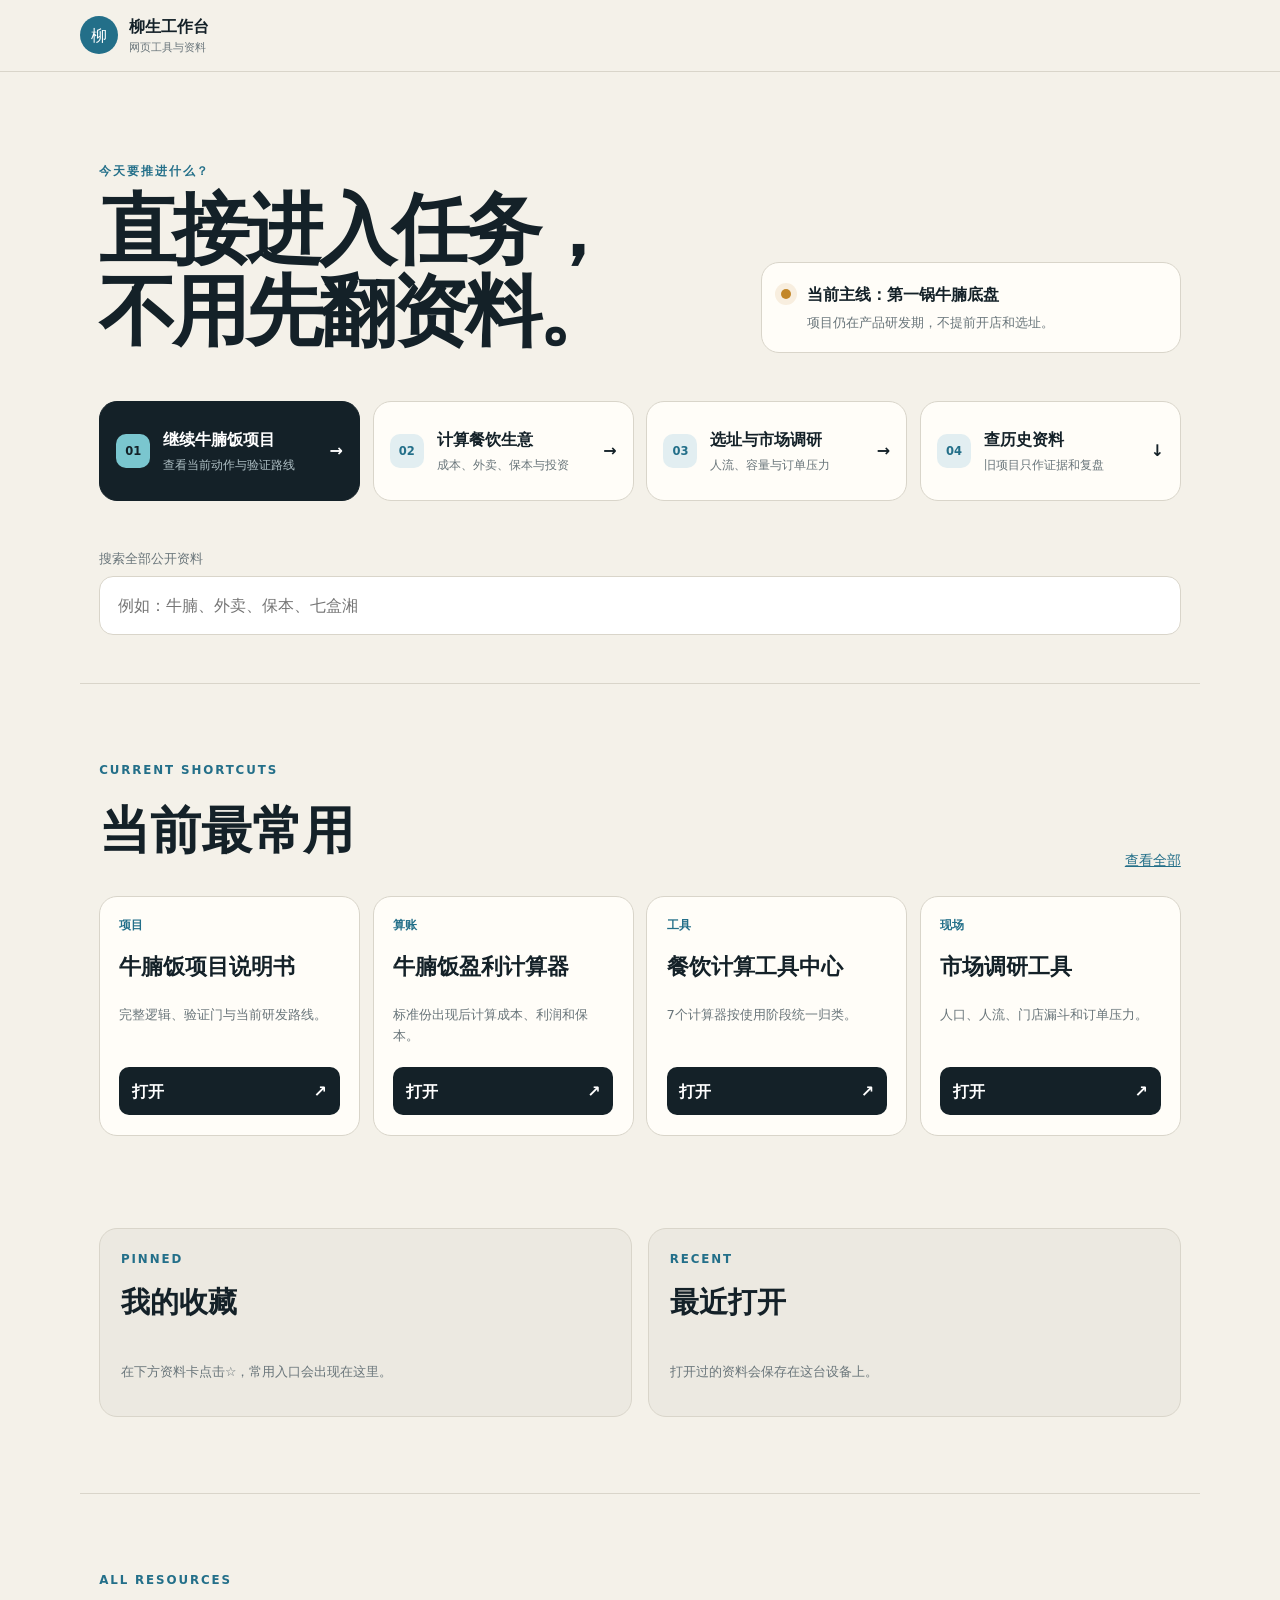
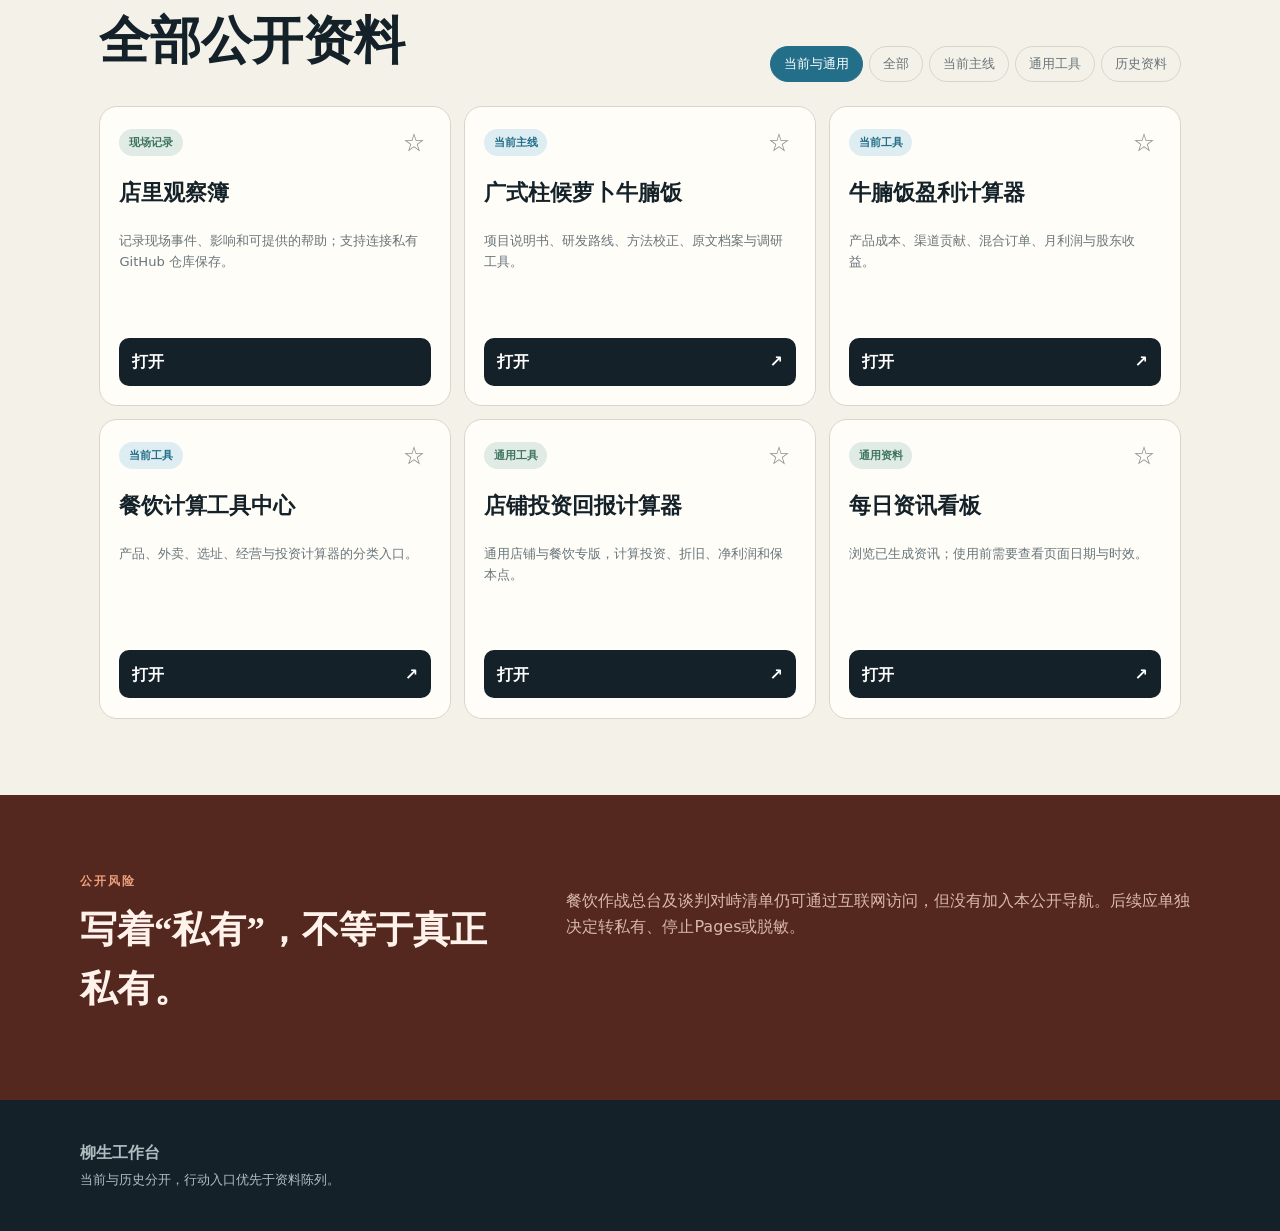
<file: index.html>
<!doctype html>
<html lang="zh-CN">
<head>
  <meta charset="utf-8">
  <meta name="viewport" content="width=device-width, initial-scale=1">
  <meta name="description" content="柳生工作台：快速进入当前牛腩饭项目、餐饮计算、选址调研、公开工具与历史资料。">
  <meta name="theme-color" content="#142128">
  <title>柳生工作台｜网页工具与资料</title>
  <link rel="stylesheet" href="styles.css">
</head>
<body>
  <a class="skip" href="#main">跳到主要内容</a>
  <header>
    <a class="brand" href="./"><span>柳</span><div><strong>柳生工作台</strong><small>网页工具与资料</small></div></a>
    <button class="search-toggle" type="button" aria-label="打开搜索" aria-controls="search-panel">⌕</button>
  </header>

  <main id="main">
    <section class="welcome">
      <div>
        <p class="eyebrow">今天要推进什么？</p>
        <h1>直接进入任务，<br>不用先翻资料。</h1>
      </div>
      <div class="status">
        <i></i>
        <div><strong>当前主线：第一锅牛腩底盘</strong><span>项目仍在产品研发期，不提前开店和选址。</span></div>
      </div>
    </section>

    <section class="task-grid" aria-label="主要任务入口">
      <a class="task primary" href="https://312760175liusheng-ship-it.github.io/guangshi-beef-brisket-rice-guide/#current" data-track="继续牛腩饭项目">
        <span class="task-icon">01</span><div><strong>继续牛腩饭项目</strong><small>查看当前动作与验证路线</small></div><b>→</b>
      </a>
      <a class="task" href="https://312760175liusheng-ship-it.github.io/restaurant-calculator-hub/" data-track="计算餐饮生意">
        <span class="task-icon">02</span><div><strong>计算餐饮生意</strong><small>成本、外卖、保本与投资</small></div><b>→</b>
      </a>
      <a class="task" href="https://312760175liusheng-ship-it.github.io/guangshi-beef-brisket-rice-guide/survey.html" data-track="选址与市场调研">
        <span class="task-icon">03</span><div><strong>选址与市场调研</strong><small>人流、容量与订单压力</small></div><b>→</b>
      </a>
      <a class="task" href="#history">
        <span class="task-icon">04</span><div><strong>查历史资料</strong><small>旧项目只作证据和复盘</small></div><b>↓</b>
      </a>
    </section>

    <section class="search-panel" id="search-panel">
      <label for="search"><span>搜索全部公开资料</span>
        <input id="search" type="search" placeholder="例如：牛腩、外卖、保本、七盒湘" autocomplete="off">
      </label>
      <button id="clear-search" type="button" hidden>清除</button>
    </section>

    <section class="quick">
      <div class="section-head">
        <div><p class="eyebrow">CURRENT SHORTCUTS</p><h2>当前最常用</h2></div>
        <a href="#all-resources">查看全部</a>
      </div>
      <div class="quick-grid">
        <article class="quick-card">
          <span>项目</span><h3>牛腩饭项目说明书</h3><p>完整逻辑、验证门与当前研发路线。</p>
          <a href="https://312760175liusheng-ship-it.github.io/guangshi-beef-brisket-rice-guide/" data-track="牛腩饭项目说明书">打开 <b>↗</b></a>
        </article>
        <article class="quick-card">
          <span>算账</span><h3>牛腩饭盈利计算器</h3><p>标准份出现后计算成本、利润和保本。</p>
          <a href="https://312760175liusheng-ship-it.github.io/beef-brisket-rice-calculator/" data-track="牛腩饭盈利计算器">打开 <b>↗</b></a>
        </article>
        <article class="quick-card">
          <span>工具</span><h3>餐饮计算工具中心</h3><p>7个计算器按使用阶段统一归类。</p>
          <a href="https://312760175liusheng-ship-it.github.io/restaurant-calculator-hub/" data-track="餐饮计算工具中心">打开 <b>↗</b></a>
        </article>
        <article class="quick-card">
          <span>现场</span><h3>市场调研工具</h3><p>人口、人流、门店漏斗和订单压力。</p>
          <a href="https://312760175liusheng-ship-it.github.io/guangshi-beef-brisket-rice-guide/survey.html" data-track="市场调研工具">打开 <b>↗</b></a>
        </article>
      </div>
    </section>

    <section class="personal" id="personal">
      <div class="personal-block">
        <div class="section-head compact"><div><p class="eyebrow">PINNED</p><h2>我的收藏</h2></div></div>
        <div id="favorites" class="mini-list"><p class="placeholder">在下方资料卡点击☆，常用入口会出现在这里。</p></div>
      </div>
      <div class="personal-block">
        <div class="section-head compact"><div><p class="eyebrow">RECENT</p><h2>最近打开</h2></div></div>
        <div id="recent" class="mini-list"><p class="placeholder">打开过的资料会保存在这台设备上。</p></div>
      </div>
    </section>

    <section class="resources" id="all-resources">
      <div class="section-head">
        <div><p class="eyebrow">ALL RESOURCES</p><h2>全部公开资料</h2></div>
        <div class="filters" role="group" aria-label="资料分类筛选">
          <button class="active" data-filter="active">当前与通用</button>
          <button data-filter="all">全部</button>
          <button data-filter="current">当前主线</button>
          <button data-filter="tool">通用工具</button>
          <button data-filter="history">历史资料</button>
        </div>
      </div>

      <div class="resource-grid">
        <article class="resource-card" data-category="tool" data-name="店里观察簿" data-keywords="美发 观察 现场 记录 管理 运营 合作">
          <div class="meta"><span class="tag tool">现场记录</span><button class="favorite" type="button" aria-label="收藏店里观察簿">☆</button></div>
          <h3>店里观察簿</h3><p>记录现场事件、影响和可提供的帮助；支持连接私有 GitHub 仓库保存。</p>
          <a href="https://312760175liusheng-ship-it.github.io/web-resource-hub/salon-observer/" data-track="店里观察簿">打开</a>
        </article>
        <article class="resource-card" data-category="current" data-name="广式柱候萝卜牛腩饭项目说明书" data-keywords="牛腩 柱候 第一锅 产品 研发 视频 原文">
          <div class="meta"><span class="tag current">当前主线</span><button class="favorite" type="button" aria-label="收藏广式柱候萝卜牛腩饭项目说明书">☆</button></div>
          <h3>广式柱候萝卜牛腩饭</h3><p>项目说明书、研发路线、方法校正、原文档案与调研工具。</p>
          <a href="https://312760175liusheng-ship-it.github.io/guangshi-beef-brisket-rice-guide/" data-track="广式柱候萝卜牛腩饭">打开 <b>↗</b></a>
        </article>
        <article class="resource-card" data-category="current" data-name="牛腩饭盈利计算器" data-keywords="牛腩 成本 利润 保本 堂食 外卖 分红">
          <div class="meta"><span class="tag current">当前工具</span><button class="favorite" type="button" aria-label="收藏牛腩饭盈利计算器">☆</button></div>
          <h3>牛腩饭盈利计算器</h3><p>产品成本、渠道贡献、混合订单、月利润与股东收益。</p>
          <a href="https://312760175liusheng-ship-it.github.io/beef-brisket-rice-calculator/" data-track="牛腩饭盈利计算器">打开 <b>↗</b></a>
        </article>
        <article class="resource-card" data-category="current" data-name="餐饮计算工具中心" data-keywords="餐饮 计算器 外卖 选址 ROI 投资 保本">
          <div class="meta"><span class="tag current">当前工具</span><button class="favorite" type="button" aria-label="收藏餐饮计算工具中心">☆</button></div>
          <h3>餐饮计算工具中心</h3><p>产品、外卖、选址、经营与投资计算器的分类入口。</p>
          <a href="https://312760175liusheng-ship-it.github.io/restaurant-calculator-hub/" data-track="餐饮计算工具中心">打开 <b>↗</b></a>
        </article>
        <article class="resource-card" data-category="tool" data-name="店铺投资回报计算器" data-keywords="店铺 餐饮 投资 ROI 回报 折旧 合伙">
          <div class="meta"><span class="tag tool">通用工具</span><button class="favorite" type="button" aria-label="收藏店铺投资回报计算器">☆</button></div>
          <h3>店铺投资回报计算器</h3><p>通用店铺与餐饮专版，计算投资、折旧、净利润和保本点。</p>
          <a href="https://312760175liusheng-ship-it.github.io/store-roi-calculator/" data-track="店铺投资回报计算器">打开 <b>↗</b></a>
        </article>
        <article class="resource-card" data-category="tool" data-name="每日资讯看板" data-keywords="新闻 资讯 每日 看板">
          <div class="meta"><span class="tag tool">通用资料</span><button class="favorite" type="button" aria-label="收藏每日资讯看板">☆</button></div>
          <h3>每日资讯看板</h3><p>浏览已生成资讯；使用前需要查看页面日期与时效。</p>
          <a href="https://312760175liusheng-ship-it.github.io/news-board/" data-track="每日资讯看板">打开 <b>↗</b></a>
        </article>

        <article class="resource-card historical" id="history" data-category="history" data-name="沙茶牛腩饭MVP计划书" data-keywords="沙茶 牛腩 历史 MVP 配方">
          <div class="meta"><span class="tag history">历史路线</span><button class="favorite" type="button" aria-label="收藏沙茶牛腩饭MVP计划书">☆</button></div>
          <h3>沙茶牛腩饭MVP计划书</h3><p>早期产品路线，当前已由广式柱候牛腩饭替代。</p>
          <a href="https://312760175liusheng-ship-it.github.io/shacha-beef-brisket-mvp/" data-track="沙茶牛腩饭MVP计划书">查看 <b>↗</b></a>
        </article>
        <article class="resource-card historical" data-category="history" data-name="净菜炒菜机快餐利润计算器" data-keywords="净菜 炒菜机 快餐 利润 合伙 历史">
          <div class="meta"><span class="tag history">历史模型</span><button class="favorite" type="button" aria-label="收藏净菜炒菜机快餐利润计算器">☆</button></div>
          <h3>净菜炒菜机快餐利润</h3><p>保留多渠道拆账、保本和合伙分配方法。</p>
          <a href="https://312760175liusheng-ship-it.github.io/jingcai-calculator/" data-track="净菜炒菜机快餐利润">查看 <b>↗</b></a>
        </article>
        <article class="resource-card historical" data-category="history" data-name="七盒湘资料总台" data-keywords="七盒湘 加盟 广告 竞品 尽调 开业 短视频 总部">
          <div class="meta"><span class="tag history">历史资料</span><button class="favorite" type="button" aria-label="收藏七盒湘资料总台">☆</button></div>
          <h3>七盒湘资料总台</h3><p>加盟研究、竞品、开业、短视频与总部扶持资料。</p>
          <a href="https://312760175liusheng-ship-it.github.io/qihexiang-toolbox/" data-track="七盒湘资料总台">查看 <b>↗</b></a>
        </article>
        <article class="resource-card historical" data-category="history" data-name="七盒湘总部运营手册" data-keywords="七盒湘 总部 运营 手册 培训 SOP">
          <div class="meta"><span class="tag history">历史手册</span><button class="favorite" type="button" aria-label="收藏七盒湘总部运营手册">☆</button></div>
          <h3>七盒湘总部运营手册</h3><p>历史运营资料的手机知识库，不再作为当前执行手册。</p>
          <a href="https://312760175liusheng-ship-it.github.io/qihex-ops-manual/" data-track="七盒湘总部运营手册">查看 <b>↗</b></a>
        </article>
        <article class="resource-card historical" data-category="history" data-name="推广运营培训助手" data-keywords="七盒湘 推广 运营 培训 助手 柳州">
          <div class="meta"><span class="tag history">历史工具</span><button class="favorite" type="button" aria-label="收藏推广运营培训助手">☆</button></div>
          <h3>推广运营培训助手</h3><p>原培训现场提问、记录与推广运营学习工具。</p>
          <a href="https://312760175liusheng-ship-it.github.io/liuzhou-promotion-coach/" data-track="推广运营培训助手">查看 <b>↗</b></a>
        </article>
      </div>
      <p id="no-results" class="no-results" hidden>没有找到匹配资料，换一个关键词试试。</p>
    </section>

    <section class="risk">
      <div><p class="eyebrow">公开风险</p><h2>写着“私有”，不等于真正私有。</h2></div>
      <div><p>餐饮作战总台及谈判对峙清单仍可通过互联网访问，但没有加入本公开导航。后续应单独决定转私有、停止Pages或脱敏。</p></div>
    </section>
  </main>

  <footer><strong>柳生工作台</strong><p>当前与历史分开，行动入口优先于资料陈列。</p></footer>
  <script src="script.js"></script>
</body>
</html>
</file>
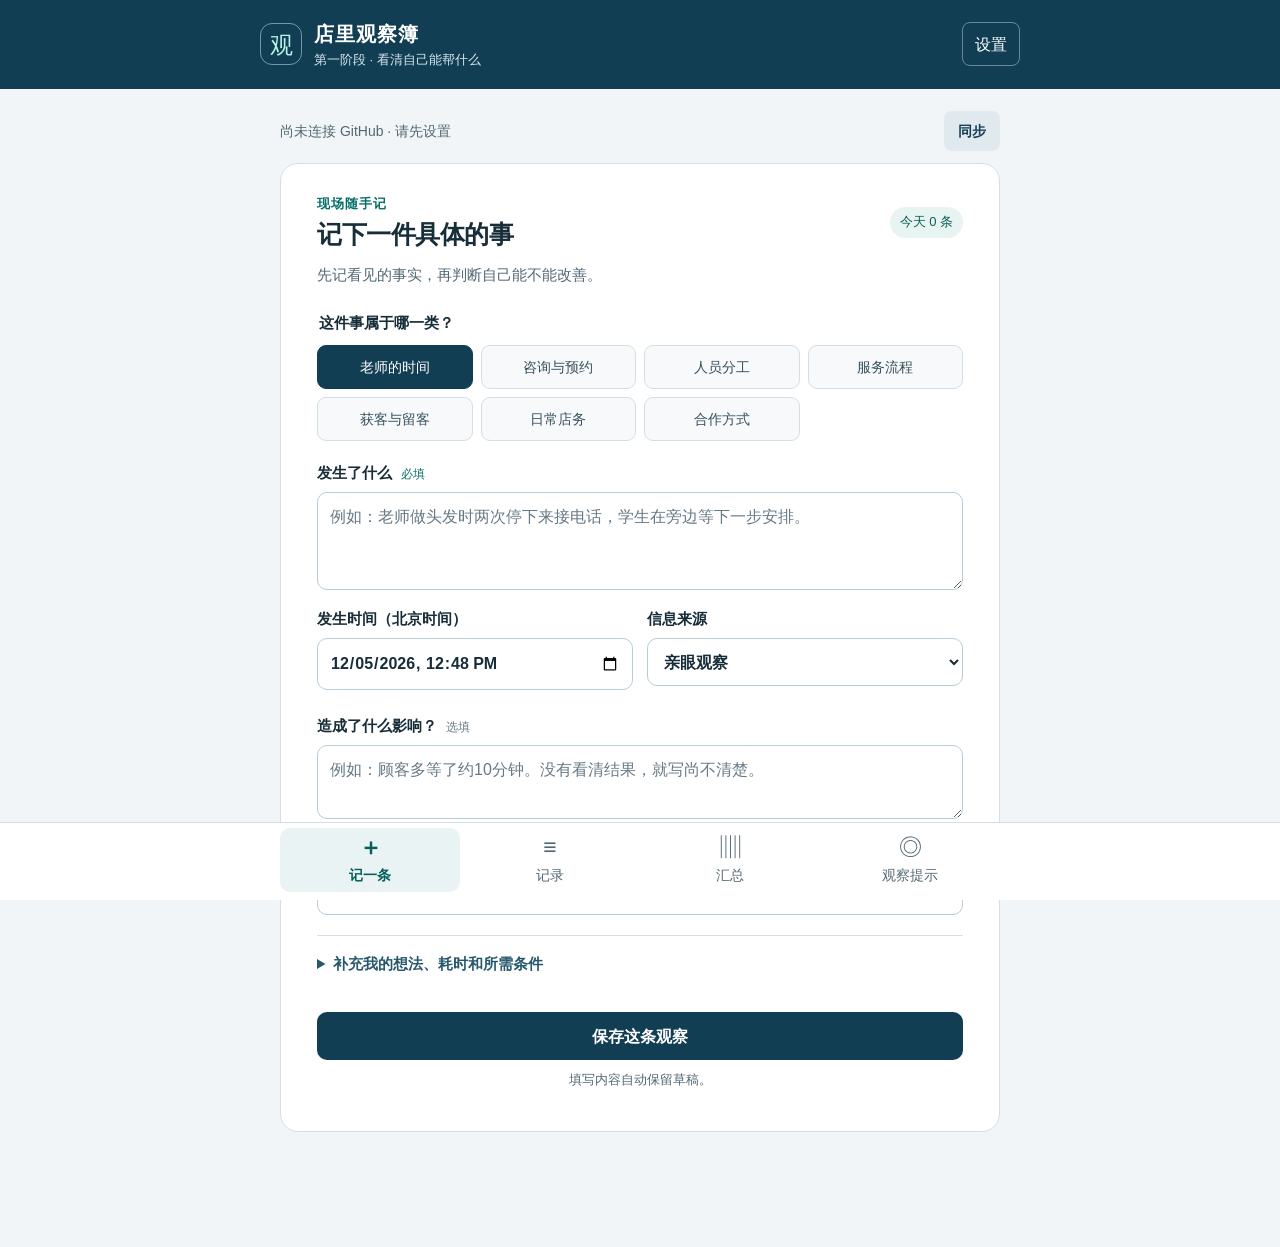
<file: salon-observer/index.html>
<!doctype html>
<html lang="zh-CN">
<head>
<meta charset="utf-8"><meta name="viewport" content="width=device-width,initial-scale=1,viewport-fit=cover">
<meta name="theme-color" content="#123e54"><meta name="description" content="美发店第一阶段现场观察：记录事实、影响与自己能提供的帮助。">
<meta name="referrer" content="no-referrer"><meta name="robots" content="noindex,nofollow">
<meta http-equiv="Content-Security-Policy" content="default-src 'self'; script-src 'self'; style-src 'self'; img-src 'self' data:; connect-src 'self' https://api.github.com; object-src 'none'; base-uri 'none'; form-action 'none'">
<link rel="icon" type="image/svg+xml" href="data:image/svg+xml,%3Csvg xmlns='http://www.w3.org/2000/svg' viewBox='0 0 40 40'%3E%3Crect width='40' height='40' rx='10' fill='%23123e54'/%3E%3Cpath d='M12 10h16v22H12z' fill='none' stroke='white' stroke-width='2'/%3E%3Cpath d='M16 17h8m-8 6h8' stroke='%237ee3d4' stroke-width='2'/%3E%3C/svg%3E">
<title>店里观察簿</title><link rel="stylesheet" href="styles.css">
</head>
<body>
<header class="top"><div class="brand"><span class="mark" aria-hidden="true">观</span><div><strong>店里观察簿</strong><span>第一阶段 · 看清自己能帮什么</span></div></div><button type="button" class="icon-btn" id="settings-open" aria-label="打开保存与同步设置">设置</button></header>
<main>
<div class="sync-strip"><span id="sync-state" role="status">正在加载记录…</span><button type="button" id="sync-now">同步</button></div>
<div class="notice" id="error-banner" role="alert" hidden></div>
<section id="view-write" class="view">
<div class="section-heading"><div><p class="eyebrow">现场随手记</p><h1 id="form-title">记下一件具体的事</h1></div><span class="pill" id="today-count">今天 0 条</span></div>
<p class="intro">先记看见的事实，再判断自己能不能改善。</p>
<form id="record-form">
<fieldset><legend>这件事属于哪一类？</legend><div class="categories" id="categories"></div></fieldset>
<label for="event">发生了什么 <span class="required">必填</span></label>
<textarea id="event" rows="3" maxlength="2000" required placeholder="例如：老师做头发时两次停下来接电话，学生在旁边等下一步安排。"></textarea>
<div class="row"><label>发生时间（北京时间）<input type="datetime-local" id="occurred-at" required></label><label>信息来源<select id="evidence"><option value="亲眼观察">亲眼观察</option><option value="他人描述">他人描述</option><option value="我的推测">我的推测</option></select></label></div>
<label for="impact">造成了什么影响？ <span class="optional">选填</span></label><textarea id="impact" rows="2" maxlength="1500" placeholder="例如：顾客多等了约10分钟。没有看清结果，就写尚不清楚。"></textarea>
<label for="capability">这件事，我能帮上什么？</label><select id="capability"><option value="待判断">先记录，待判断</option><option value="现在能承担">现在就能承担</option><option value="需学习或试做">需要学习或试做</option><option value="不适合承担">不适合由我承担</option></select>
<details class="extra"><summary>补充我的想法、耗时和所需条件</summary><label for="help">我准备怎么改善？</label><textarea id="help" rows="2" maxlength="1500" placeholder="这里只写想法，不把预计改善当作已实现的效果。"></textarea><div class="row"><label>观察到的耗时（分钟）<input id="minutes" type="number" inputmode="numeric" min="0" max="1440" step="1" placeholder="不清楚可留空"></label><label>涉及角色<input id="people" maxlength="120" placeholder="例如：老师、学生A"></label></div><label for="needs">需要哪些条件？</label><textarea id="needs" rows="2" maxlength="1000" placeholder="例如：预约权限、排班支持、培训；是否愿意长期做这项工作。"></textarea></details>
<div class="form-actions"><button type="button" id="cancel-edit" class="secondary" hidden>取消编辑</button><button type="submit" class="primary" id="save-record">保存这条观察</button></div><p class="save-note" id="draft-status" role="status">填写内容自动保留草稿。</p>
</form>
</section>
<section id="view-history" class="view" hidden><div class="section-heading"><div><p class="eyebrow">回看事实</p><h1>观察记录</h1></div><span id="record-count" class="pill">0 条</span></div><label for="search" class="sr-only">搜索记录</label><input type="search" id="search" placeholder="搜索事件、影响或想法"><div class="row filters"><label>类别<select id="filter-category"><option value="">全部类别</option></select></label><label>能力判断<select id="filter-capability"><option value="">全部判断</option><option>待判断</option><option>现在能承担</option><option>需学习或试做</option><option>不适合承担</option></select></label></div><div id="record-list"></div></section>
<section id="view-summary" class="view" hidden><div class="section-heading"><div><p class="eyebrow">阶段回看</p><h1>我能提供什么帮助</h1></div></div><p class="intro">依据记录整理，不自动替你作投资决定。</p><div id="summary-stats" class="stats"></div><div id="summary-content"></div><button type="button" id="export-report" class="primary">导出给 AI 分析的文字</button></section>
<section id="view-guide" class="view" hidden><div class="section-heading"><div><p class="eyebrow">观察提示</p><h1>今天可以留意什么</h1></div></div><p class="intro">不用每项都填。先看正常经营，碰到具体事件再记录。</p><div id="guide-content"></div><div class="note">第一阶段先确认自己适合承担哪些工作。营业额、股权、工资和投资回报，留到后续核账再判断。</div></section>
</main>
<nav class="bottom-nav" aria-label="页面导航"><button type="button" data-view="write" class="active" aria-current="page"><span aria-hidden="true">＋</span>记一条</button><button type="button" data-view="history"><span aria-hidden="true">≡</span>记录</button><button type="button" data-view="summary"><span aria-hidden="true">▥</span>汇总</button><button type="button" data-view="guide"><span aria-hidden="true">◎</span>观察提示</button></nav>
<dialog id="settings-dialog" aria-labelledby="settings-title"><div class="dialog-head"><h2 id="settings-title">保存与同步</h2><button class="icon-btn" type="button" data-close="settings-dialog" aria-label="关闭设置">关闭</button></div><p>记录存入你的私有 GitHub 仓库，手机保留缓存和未同步内容。</p><div class="note">未连接前只在本机保存；清理微信网页数据可能清除未同步内容。请以“已同步到 GitHub”为准。</div>
<details id="setup-guide"><summary>首次使用：完成一次 GitHub 设置</summary><ol><li><a id="new-repo-link" href="https://github.com/new?name=salon-observation-data&amp;description=Private+salon+observation+records&amp;visibility=private" target="_blank" rel="noopener noreferrer">创建记录仓库</a>，名称用 <strong>salon-observation-data</strong>，选择 <strong>Private（私有）</strong>，勾选添加 README，再创建。</li><li><a href="https://github.com/settings/personal-access-tokens/new" target="_blank" rel="noopener noreferrer">创建专用授权令牌</a>（Fine-grained token），Repository access 选 <strong>Only select repositories</strong>，只勾选上面的记录仓库。</li><li>Repository permissions 中将 <strong>Contents</strong> 设为 <strong>Read and write</strong>，其他保持默认；选合适的到期时间。</li><li>生成后复制，回到此页粘贴。不要把令牌发到聊天里。微信不能打开设置页面时，请在系统浏览器完成。</li></ol><p class="small">令牌直接用于连接 GitHub，不写入记录、导出文件或网页源码。到期后需要重新设置。</p></details>
<form id="settings-form"><label>GitHub 用户名<input id="owner" value="312760175liusheng-ship-it" required autocomplete="off" spellcheck="false"></label><label>私有记录仓库<input id="repo" value="salon-observation-data" required autocomplete="off" spellcheck="false"></label><label>专用授权令牌<input id="token" type="password" autocomplete="off" spellcheck="false" placeholder="仅在这里粘贴，不要发到聊天"></label><label class="check"><input type="checkbox" id="remember-token">在这台手机记住授权</label><p class="small">勾选后授权保存在此浏览器；共用设备请勿勾选。不勾选则仅当前页面有效。</p><button type="submit" class="primary" id="connect">连接并同步</button></form><p id="settings-message" role="status"></p><button type="button" class="secondary" id="disconnect">清除本机授权</button><hr><h3>备份与分析</h3><div class="backup-actions"><button type="button" class="secondary" id="export-backup">导出 JSON 备份</button><label class="button secondary">导入备份<input type="file" id="import-backup" accept=".json,application/json" hidden></label></div><p class="small">备份不包含授权。导入会合并记录，不覆盖当前内容。删除为可恢复隐藏，已同步的历史版本仍保留在私有仓库。</p><button type="button" id="show-trash" class="text-btn">查看回收站</button><div id="trash-list" hidden></div></dialog>
<dialog id="text-dialog" aria-labelledby="text-title"><div class="dialog-head"><h2 id="text-title">观察资料</h2><button class="icon-btn" type="button" data-close="text-dialog">关闭</button></div><p class="small">微信无法下载时，可长按全选复制，再发给 AI 分析。</p><textarea id="export-text" rows="14" readonly aria-label="可复制的导出内容"></textarea><div class="backup-actions"><button type="button" class="primary" id="copy-text">复制全文</button><button type="button" class="secondary" id="download-text">下载文件</button></div></dialog>
<dialog id="confirm-dialog" aria-labelledby="confirm-title"><h2 id="confirm-title">确认操作</h2><p id="confirm-message"></p><div class="backup-actions"><button type="button" class="secondary" id="confirm-no">取消</button><button type="button" class="primary" id="confirm-yes">确认</button></div></dialog>
<div id="toast" role="status" hidden></div><noscript>请使用支持 JavaScript 的浏览器打开此记录页。</noscript><script type="module" src="app.js"></script>
</body></html>
</file>
<file: styles.css>
:root{--ink:#142128;--muted:#69757a;--paper:#f4f1e9;--card:#fffdf8;--line:#d9d5ca;--blue:#236f89;--cyan:#7ac6cf;--green:#3d755e;--orange:#bd6337;--gray:#777a74}
*{box-sizing:border-box}html{scroll-behavior:smooth}body{margin:0;color:var(--ink);background:var(--paper);font-family:"PingFang SC","Microsoft YaHei",system-ui,sans-serif;line-height:1.6}a{color:inherit}.skip{position:fixed;left:-999px;top:1rem;z-index:99;padding:.6rem 1rem;background:#fff}.skip:focus{left:1rem}
header{display:flex;justify-content:space-between;align-items:center;min-height:72px;padding:0 max(1.2rem,calc((100vw - 1120px)/2));border-bottom:1px solid var(--line);background:rgba(244,241,233,.95);position:sticky;top:0;z-index:20;backdrop-filter:blur(12px)}
.brand{display:flex;align-items:center;gap:.7rem;text-decoration:none}.brand>span{display:grid;place-items:center;width:38px;height:38px;color:#fff;background:var(--blue);border-radius:50%;font-family:"STKaiti","KaiTi",serif}.brand strong,.brand small{display:block}.brand small{color:var(--muted);font-size:.7rem}.search-toggle{display:none;width:38px;height:38px;border:1px solid var(--line);border-radius:50%;background:transparent;font-size:1.3rem}
.welcome{display:grid;grid-template-columns:1fr 420px;gap:4rem;align-items:end;max-width:1120px;margin:0 auto;padding:clamp(3rem,7vw,6rem) 1.2rem 2rem}.eyebrow{margin:0 0 .6rem;color:var(--blue);font-size:.74rem;font-weight:900;letter-spacing:.16em}.welcome h1{margin:0;font-family:"Songti SC","STSong",serif;font-size:clamp(2.7rem,6vw,5.2rem);line-height:1.06;letter-spacing:-.05em}
.status{display:flex;gap:1rem;padding:1.2rem;border:1px solid var(--line);border-radius:18px;background:var(--card)}.status i{flex:0 0 auto;width:10px;height:10px;margin-top:.4rem;background:#c38729;border-radius:50%;box-shadow:0 0 0 6px rgba(195,135,41,.12)}.status strong,.status span{display:block}.status span{margin-top:.25rem;color:var(--muted);font-size:.82rem}
.task-grid{display:grid;grid-template-columns:repeat(4,1fr);gap:.8rem;max-width:1120px;margin:0 auto;padding:1rem 1.2rem 3rem}.task{display:grid;grid-template-columns:auto 1fr auto;gap:.8rem;align-items:center;min-height:100px;padding:1rem;border:1px solid var(--line);border-radius:18px;background:var(--card);text-decoration:none}.task:hover{border-color:var(--blue);box-shadow:0 10px 30px rgba(20,33,40,.08)}.task.primary{color:#fff;background:var(--ink);border-color:var(--ink)}.task-icon{display:grid;place-items:center;width:34px;height:34px;color:var(--blue);background:#e2eef1;border-radius:10px;font-size:.72rem;font-weight:900}.task.primary .task-icon{color:var(--ink);background:var(--cyan)}.task strong,.task small{display:block}.task small{margin-top:.2rem;color:var(--muted);font-size:.72rem}.task.primary small{color:#aebfc4}
.search-panel{display:flex;gap:.7rem;align-items:flex-end;max-width:1120px;margin:0 auto;padding:0 1.2rem 3rem}.search-panel label{flex:1}.search-panel label span{display:block;margin-bottom:.4rem;color:var(--muted);font-size:.8rem}.search-panel input{width:100%;padding:1rem 1.1rem;border:1px solid var(--line);border-radius:14px;background:#fff;font:inherit;font-size:1rem}.search-panel input:focus{outline:3px solid rgba(35,111,137,.14);border-color:var(--blue)}#clear-search{padding:1rem;border:1px solid var(--line);border-radius:14px;background:transparent}
.quick,.resources,.personal{max-width:1120px;margin:0 auto;padding:clamp(3rem,6vw,5rem) 1.2rem}.quick{border-top:1px solid var(--line)}.section-head{display:flex;justify-content:space-between;gap:2rem;align-items:end;margin-bottom:1.5rem}.section-head h2{margin:0;font-family:"Songti SC","STSong",serif;font-size:clamp(2rem,4vw,3.2rem)}.section-head>a{color:var(--blue);font-size:.85rem}.section-head.compact h2{font-size:1.8rem}
.quick-grid{display:grid;grid-template-columns:repeat(4,1fr);gap:.8rem}.quick-card{display:flex;flex-direction:column;min-height:240px;padding:1.2rem;border:1px solid var(--line);border-radius:18px;background:var(--card)}.quick-card>span{color:var(--blue);font-size:.72rem;font-weight:900}.quick-card h3{margin:1rem 0 .4rem;font-family:"Songti SC","STSong",serif;font-size:1.35rem}.quick-card p{color:var(--muted);font-size:.82rem}.quick-card a{display:flex;justify-content:space-between;margin-top:auto;padding:.7rem .8rem;color:#fff;background:var(--ink);border-radius:10px;text-decoration:none;font-weight:800}
.personal{display:grid;grid-template-columns:1fr 1fr;gap:1rem;padding-top:1rem}.personal-block{padding:1.3rem;border:1px solid var(--line);border-radius:18px;background:#ece9e1}.mini-list{display:grid;gap:.5rem}.mini-item{display:flex;justify-content:space-between;align-items:center;padding:.7rem .8rem;background:var(--card);border-radius:10px;text-decoration:none;font-size:.85rem}.mini-item small{color:var(--muted)}.placeholder{color:var(--muted);font-size:.8rem}
.resources{border-top:1px solid var(--line)}.filters{display:flex;gap:.4rem;flex-wrap:wrap}.filters button{padding:.5rem .8rem;color:var(--muted);background:transparent;border:1px solid var(--line);border-radius:999px;cursor:pointer}.filters button.active,.filters button:hover{color:#fff;background:var(--blue);border-color:var(--blue)}
.resource-grid{display:grid;grid-template-columns:repeat(3,1fr);gap:.8rem}.resource-card{display:flex;flex-direction:column;min-height:300px;padding:1.2rem;border:1px solid var(--line);border-radius:18px;background:var(--card)}.resource-card[hidden]{display:none}.resource-card.historical{background:#eae7df}.meta{display:flex;justify-content:space-between;align-items:center}.tag{padding:.3rem .6rem;border-radius:999px;font-size:.68rem;font-weight:900}.tag.current{color:var(--blue);background:#deedf1}.tag.tool{color:var(--green);background:#e0ebe5}.tag.history{color:var(--gray);background:#dcd9d2}.favorite{width:34px;height:34px;color:#8d918d;background:transparent;border:0;border-radius:50%;font-size:1.35rem;cursor:pointer}.favorite.active{color:#d08822;background:#f4e8cd}.resource-card h3{margin:1rem 0 .4rem;font-family:"Songti SC","STSong",serif;font-size:1.35rem}.resource-card p{color:var(--muted);font-size:.82rem}.resource-card>a{display:flex;justify-content:space-between;margin-top:auto;padding:.7rem .8rem;color:#fff;background:var(--ink);border-radius:10px;text-decoration:none;font-weight:800}.no-results{padding:3rem;text-align:center;color:var(--muted)}
.risk{display:grid;grid-template-columns:.8fr 1.2fr;gap:4rem;padding:clamp(3rem,6vw,5rem) max(1.2rem,calc((100vw - 1120px)/2));color:#fff2ea;background:#54271f}.risk .eyebrow{color:#eea17d}.risk h2{margin:.3rem 0;font-family:"Songti SC","STSong",serif;font-size:2.3rem}.risk p{color:#d9b9ad}
footer{padding:2.5rem max(1.2rem,calc((100vw - 1120px)/2));color:#afbdc1;background:var(--ink)}footer p{margin:.3rem 0 0;font-size:.8rem}
@media(max-width:900px){.welcome{grid-template-columns:1fr;gap:1.5rem}.task-grid,.quick-grid{grid-template-columns:repeat(2,1fr)}.resource-grid{grid-template-columns:repeat(2,1fr)}}
@media(max-width:620px){header{position:static}.search-toggle{display:block}.welcome{padding-top:2.5rem}.welcome h1{font-size:2.65rem}.task-grid,.quick-grid,.personal,.resource-grid,.risk{grid-template-columns:1fr}.task{min-height:84px}.search-panel{padding-bottom:2rem}.search-panel.collapsed{display:none}.quick,.resources,.personal{padding-top:2.7rem;padding-bottom:2.7rem}.section-head{align-items:flex-start;flex-direction:column;gap:.8rem}.filters{width:100%;overflow-x:auto;flex-wrap:nowrap;padding-bottom:.3rem}.filters button{white-space:nowrap}.quick-card{min-height:210px}.personal{padding-top:0}.resource-card{min-height:260px}}
@media(prefers-reduced-motion:reduce){html{scroll-behavior:auto}}
</file>
<file: salon-observer/styles.css>
:root{font-family:-apple-system,BlinkMacSystemFont,"Segoe UI","PingFang SC","Microsoft YaHei",sans-serif;color:#172d38;background:#f2f5f7;font-size:16px;line-height:1.6;--ink:#123e54;--muted:#526873;--line:#d4dfe5;--accent:#066e68}*{box-sizing:border-box}body{margin:0}button,input,textarea,select{font:inherit}button,.button{cursor:pointer;touch-action:manipulation}button{border:0}button:disabled{opacity:.55;cursor:wait}a{color:#075d91;text-underline-offset:3px}button:focus-visible,a:focus-visible,summary:focus-visible{outline:3px solid #0a8a82;outline-offset:3px}[hidden]{display:none!important}.top{background:var(--ink);color:white;padding:18px max(20px,calc((100vw - 760px)/2));display:flex;justify-content:space-between;align-items:center;gap:12px}.brand{display:flex;align-items:center;gap:12px}.brand strong{font-size:20px;display:block;letter-spacing:.05em}.brand span:not(.mark){display:block;font-size:13px;color:#d5e6ed}.mark{font-size:23px;line-height:42px;text-align:center;width:42px;height:42px;border:1px solid #7497a8;border-radius:12px;color:#b6f3e4}.icon-btn{background:transparent;color:inherit;min-height:44px;padding:8px 12px;border-radius:8px}.top .icon-btn{border:1px solid #688898}main{max-width:760px;margin:auto;padding:0 20px calc(115px + env(safe-area-inset-bottom))}.sync-strip{display:flex;justify-content:space-between;align-items:center;gap:12px;padding:12px 0;color:var(--muted);font-size:14px}.sync-strip button{min-height:40px;background:#e0e9ee;color:var(--ink);border-radius:8px;padding:5px 14px;font-weight:600}.view{background:#fff;border:1px solid var(--line);border-radius:18px;padding:24px}.section-heading{display:flex;align-items:center;justify-content:space-between;gap:12px}.eyebrow{margin:0 0 3px;color:var(--accent);font-size:13px;font-weight:700;letter-spacing:.08em}h1{font-size:25px;line-height:1.35;margin:0;font-weight:750;letter-spacing:-.02em}h2{font-size:21px;margin:0}h3{font-size:17px;margin:10px 0}p{margin:10px 0}.intro{color:var(--muted);margin:12px 0 24px;font-size:15px}.pill{white-space:nowrap;border-radius:20px;background:#e8f4f1;color:#095f54;padding:5px 10px;font-size:13px}fieldset{border:0;padding:0;margin:0 0 20px;min-width:0}legend,label{font-weight:600;font-size:15px}legend{margin-bottom:10px}label{display:block;margin:17px 0 7px}.categories{display:grid;grid-template-columns:repeat(4,minmax(0,1fr));gap:8px}.category{padding:9px 5px;border:1px solid var(--line);background:#f7f9fa;border-radius:9px;color:#36505e;min-height:44px;font-size:14px}.category.selected{background:var(--ink);color:white;border-color:var(--ink)}input:not([type=checkbox]),textarea,select{display:block;width:100%;min-width:0;border:1px solid #b9cbd5;border-radius:10px;background:#fff;color:#172d38;padding:12px;font-size:16px;line-height:1.5;outline:none;min-height:48px}input::placeholder,textarea::placeholder{color:#667985;opacity:1}input:focus,textarea:focus,select:focus{border-color:var(--accent);box-shadow:0 0 0 3px #daf0ea}textarea{resize:vertical}.row{display:grid;grid-template-columns:1fr 1fr;gap:14px}.row label input,.row label select{margin-top:7px}.required,.optional{font-size:12px;font-weight:400;margin-left:5px;color:#687b85}.required{color:#086f68}.extra{margin-top:20px;border-top:1px solid var(--line);padding-top:16px}summary{cursor:pointer;color:#28586c;min-height:36px;font-size:15px;font-weight:600}.primary,.secondary,.button{display:inline-flex;align-items:center;justify-content:center;text-align:center;min-height:48px;border-radius:10px;padding:11px 18px;font-weight:650;text-decoration:none;font-size:16px}.primary{background:var(--ink);color:#fff}.secondary{background:#edf3f6;color:var(--ink);border:1px solid var(--line)}.form-actions{display:flex;gap:10px;margin-top:24px}.form-actions .primary{flex:1}.save-note{font-size:13px;color:var(--muted);text-align:center}.bottom-nav{position:fixed;bottom:0;left:0;right:0;background:#fff;border-top:1px solid var(--line);display:flex;justify-content:center;padding:5px 8px calc(8px + env(safe-area-inset-bottom));z-index:4}.bottom-nav button{background:transparent;color:#536873;max-width:180px;flex:1;padding:6px 10px;font-size:14px;min-height:62px;border-radius:10px}.bottom-nav button span{display:block;font-size:23px;line-height:1.15;margin-bottom:3px}.bottom-nav .active{background:#eaf3f3;color:#075f5b;font-weight:700}.notice,.note{background:#edf5f7;color:#244959;padding:14px 16px;border-radius:10px;font-size:14px;margin:12px 0}.notice{background:#fff0df;color:#794410}.small{font-size:13px;color:var(--muted)}.filters{margin-bottom:20px}.record-card{border-top:1px solid var(--line);padding:20px 0}.record-card:first-child{border-top:0}.record-meta{display:flex;gap:8px;flex-wrap:wrap;font-size:13px;color:var(--muted);align-items:center}.tag{background:#edf3f6;border-radius:5px;padding:2px 7px;color:#355868}.record-body{white-space:pre-wrap;overflow-wrap:anywhere;font-size:17px;margin:10px 0;font-weight:600}.record-detail{white-space:pre-wrap;overflow-wrap:anywhere;font-size:15px;color:#425c69}.record-detail strong{font-weight:600;color:#233e4c}.card-actions{display:flex;gap:10px;justify-content:flex-end}.text-btn{background:transparent;color:#235e79;padding:9px 12px;min-height:44px;font-size:14px}.empty{border:1px dashed #bfced6;border-radius:12px;text-align:center;padding:34px 16px;color:#5b707c;margin:20px 0}.empty strong{display:block;color:#294453;font-size:18px;margin-bottom:6px}.stats{display:grid;grid-template-columns:repeat(3,1fr);gap:10px;margin:20px 0}.stat{background:#eef4f6;border-radius:10px;padding:15px 10px;text-align:center}.stat strong{display:block;font-size:25px;color:var(--ink)}.stat span{font-size:13px;color:var(--muted)}.summary-group{margin:24px 0}.summary-item{padding:13px 0;border-bottom:1px solid var(--line);overflow-wrap:anywhere}.summary-item p{margin:4px 0;font-size:15px}.summary-item small{color:var(--muted)}.guide-card{margin-bottom:12px;padding:18px;border:1px solid var(--line);border-radius:12px}.guide-card h3{margin-top:0}.guide-card p{font-size:15px;color:#425c69}.guide-card button{margin-top:3px}.sr-only{position:absolute;width:1px;height:1px;overflow:hidden;clip:rect(0,0,0,0)}dialog{border:1px solid var(--line);border-radius:18px;padding:24px;color:#172d38;background:#fff;width:min(640px,calc(100% - 24px));max-height:calc(100dvh - 32px);overflow:auto;overscroll-behavior:contain}dialog::backdrop{background:#102e42aa}.dialog-head{display:flex;align-items:center;justify-content:space-between;gap:10px}.dialog-head .icon-btn{background:#edf3f6;color:#234e63}dialog ol{padding-left:23px;font-size:15px}dialog li{margin:12px 0}.check{display:flex;gap:10px;align-items:center;font-weight:400}.check input{width:21px;height:21px;accent-color:var(--accent)}#settings-form .primary{width:100%;margin-top:12px}#disconnect{font-size:14px;min-height:40px}hr{border:0;border-top:1px solid var(--line);margin:25px 0}.backup-actions{display:flex;gap:10px;flex-wrap:wrap;align-items:center}.backup-actions label{margin:0}#toast{position:fixed;bottom:calc(95px + env(safe-area-inset-bottom));left:50%;transform:translateX(-50%);max-width:calc(100% - 32px);width:max-content;padding:12px 18px;border-radius:10px;background:#153e53;color:#fff;box-shadow:0 4px 20px #10253633;font-size:14px;z-index:10}#export-report{width:100%;margin-top:20px}#export-text{font-size:14px}#trash-list .record-card{font-size:14px}@media(max-width:480px){.top{padding:14px 16px}.brand strong{font-size:19px}.brand span:not(.mark){font-size:12px}main{padding-left:12px;padding-right:12px}.view{padding:20px 16px;border-radius:14px}h1{font-size:23px}.categories{grid-template-columns:repeat(3,minmax(0,1fr))}.row{gap:10px}.row label{font-size:14px}input[type=datetime-local]{padding:12px 7px;font-size:14px}.section-heading .pill{font-size:12px;padding:4px 8px}dialog{padding:20px 16px}}@media(prefers-reduced-motion:no-preference){button{transition:background .15s}}@media(min-width:1000px){main{padding-top:10px}.view{padding:30px 36px}}
</file>
